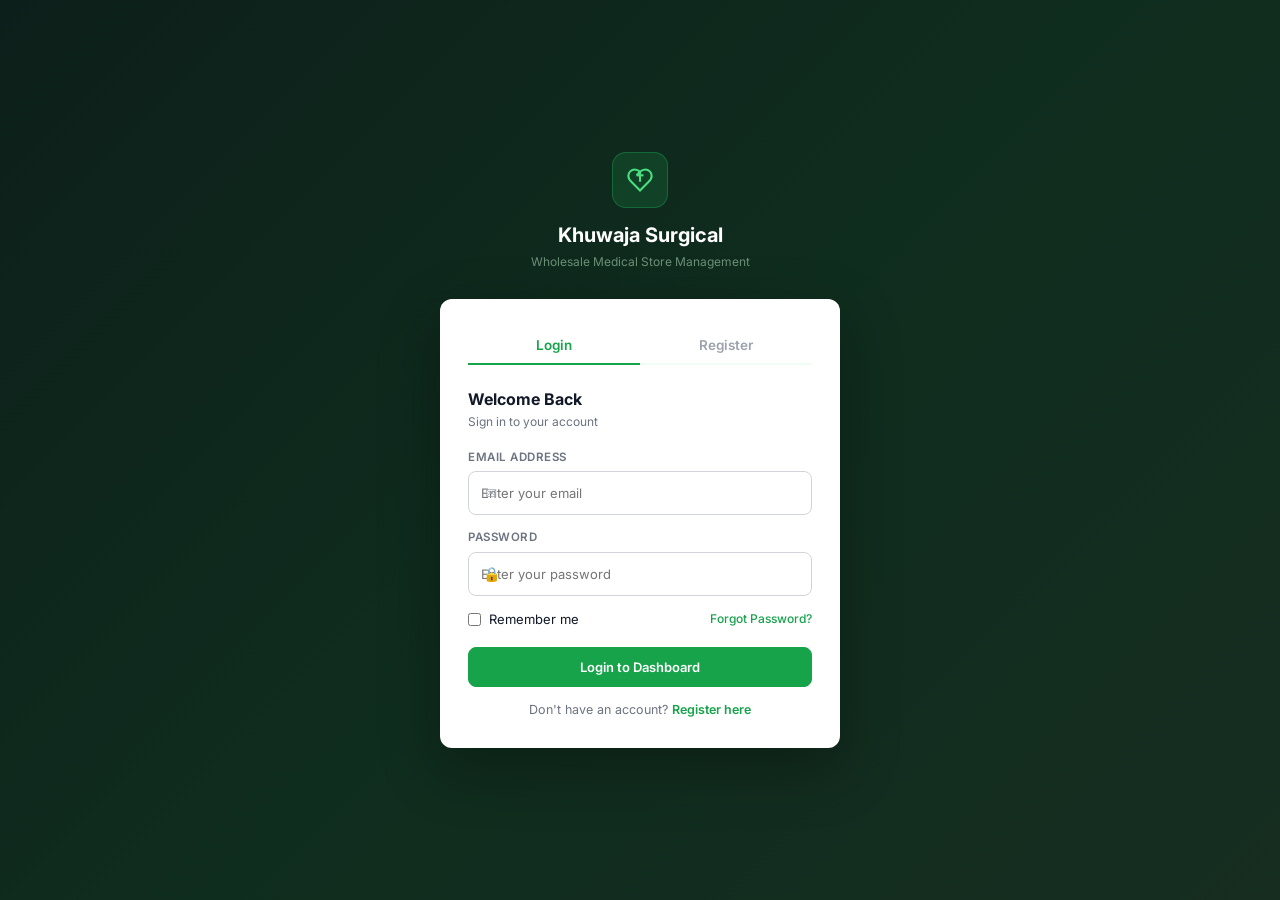
<file: login.html>
<!DOCTYPE html>
<html lang="en">
<head>
  <meta charset="UTF-8">
  <meta name="viewport" content="width=device-width, initial-scale=1.0">
  <title>Login - Khuwaja Surgical</title>
  <link rel="stylesheet" href="css/styles.css">
  <link rel="stylesheet" href="css/dark-mode.css" id="dark-mode-css" disabled>
</head>
<body class="login-page">
  <div class="login-wrapper">
    <div class="login-brand">
      <div class="brand-icon">
        <svg width="28" height="28" fill="none" stroke="#4ade80" stroke-width="1.8" viewBox="0 0 24 24"><path d="M19 14c1.49-1.46 3-3.21 3-5.5A5.5 5.5 0 0 0 16.5 3c-1.76 0-3 .5-4.5 2-1.5-1.5-2.74-2-4.5-2A5.5 5.5 0 0 0 2 8.5c0 2.3 1.5 4.05 3 5.5l7 7Z"/><path d="M12 5 9.04 7.96"/><path d="M12 5v8.5"/><path d="M15 8H9"/></svg>
      </div>
      <h1>Khuwaja Surgical</h1>
      <p>Wholesale Medical Store Management</p>
    </div>
    <div class="login-card">
      <div class="auth-tabs">
        <button class="tab-btn active" id="login-tab">Login</button>
        <button class="tab-btn" id="register-tab">Register</button>
      </div>
      <form class="auth-form" id="login-form" action="#" method="post">
        <h2 class="form-title">Welcome Back</h2>
        <p class="form-subtitle">Sign in to your account</p>
        <div class="form-group">
          <label for="login-email">Email Address</label>
          <div class="input-icon-wrap">
            <span class="input-icon">✉</span>
            <input type="email" id="login-email" name="email" placeholder="Enter your email" required>
          </div>
        </div>
        <div class="form-group">
          <label for="login-password">Password</label>
          <div class="input-icon-wrap">
            <span class="input-icon">🔒</span>
            <input type="password" id="login-password" name="password" placeholder="Enter your password" required>
          </div>
        </div>
        <div class="form-options">
          <label class="checkbox-label"><input type="checkbox" name="remember"> Remember me</label>
          <a href="#" class="forgot-link">Forgot Password?</a>
        </div>
        <button type="submit" class="btn btn-primary btn-full">Login to Dashboard</button>
        <p class="switch-auth">Don't have an account? <a href="#" id="go-register">Register here</a></p>
      </form>
      <form class="auth-form hidden" id="register-form" action="#" method="post">
        <h2 class="form-title">Create Account</h2>
        <p class="form-subtitle">Register a new user</p>
        <div class="form-group">
          <label for="reg-name">Full Name</label>
          <div class="input-icon-wrap">
            <span class="input-icon">👤</span>
            <input type="text" id="reg-name" name="name" placeholder="Your full name" required>
          </div>
        </div>
        <div class="form-group">
          <label for="reg-email">Email Address</label>
          <div class="input-icon-wrap">
            <span class="input-icon">✉</span>
            <input type="email" id="reg-email" name="email" placeholder="Your email address" required>
          </div>
        </div>
        <div class="form-group">
          <label for="reg-password">Password</label>
          <div class="input-icon-wrap">
            <span class="input-icon">🔒</span>
            <input type="password" id="reg-password" name="password" placeholder="Create a password" required>
          </div>
        </div>
        <div class="form-group">
          <label for="reg-confirm">Confirm Password</label>
          <div class="input-icon-wrap">
            <span class="input-icon">🔒</span>
            <input type="password" id="reg-confirm" name="confirm" placeholder="Confirm your password" required>
          </div>
        </div>
        <button type="submit" class="btn btn-primary btn-full">Create Account</button>
        <p class="switch-auth">Already have an account? <a href="#" id="go-login">Login here</a></p>
      </form>
    </div>
  </div>
  <script src="js/db.js"></script>
  <script src="js/helpers.js"></script>
  <script src="js/ui.js"></script>
  <script src="js/auth.js"></script>
  <script>if('serviceWorker'in navigator)navigator.serviceWorker.register('service-worker.js');</script>
</body>
</html>
</file>
<file: css/styles.css>
@import url('https://fonts.googleapis.com/css2?family=Inter:wght@300;400;500;600;700;800&display=swap');

:root {
  --sidebar-bg: #0d1f1a;
  --sidebar-hover: rgba(255,255,255,0.06);
  --sidebar-active-bg: #1a3a2e;
  --sidebar-active-border: #22c55e;
  --sidebar-text: #8ab09a;
  --sidebar-text-active: #ffffff;
  --sidebar-w: 220px;

  --accent: #16a34a;
  --accent-hover: #15803d;
  --accent-light: #f0fdf4;
  --accent-border: #bbf7d0;

  --bg: #f8fafc;
  --card: #ffffff;
  --border: #e8f5ec;
  --border-input: #d1d5db;

  --text: #111827;
  --text-2: #6b7280;
  --text-3: #9ca3af;

  --red: #ef4444;
  --red-bg: #fef2f2;
  --yellow: #f59e0b;
  --yellow-bg: #fffbeb;
  --blue: #3b82f6;
  --blue-bg: #eff6ff;
  --purple: #8b5cf6;
  --purple-bg: #f5f3ff;

  --shadow-sm: 0 1px 3px rgba(0,0,0,0.06);
  --shadow: 0 4px 16px rgba(0,0,0,0.06);
  --radius: 12px;
  --radius-sm: 8px;
  --header-h: 64px;
}

*, *::before, *::after { box-sizing: border-box; margin: 0; padding: 0; }
html { font-size: 14px; }
body { font-family: 'Inter', system-ui, sans-serif; background: var(--bg); color: var(--text); line-height: 1.5; -webkit-font-smoothing: antialiased; }
a { text-decoration: none; color: inherit; }
button { cursor: pointer; font-family: inherit; }
input, select, textarea { font-family: inherit; font-size: 13px; }

/* ── LOGIN ── */
.login-page {
  background: linear-gradient(135deg, #0d1f1a 0%, #0f2d1e 50%, #162d20 100%);
  min-height: 100vh;
  display: flex; align-items: center; justify-content: center; padding: 24px;
}
.login-wrapper { width: 100%; max-width: 400px; }
.login-brand { text-align: center; margin-bottom: 28px; }
.login-brand .brand-icon {
  width: 56px; height: 56px; border-radius: 14px;
  background: rgba(34,197,94,0.15); border: 1px solid rgba(34,197,94,0.3);
  display: flex; align-items: center; justify-content: center; margin: 0 auto 12px;
  font-size: 24px;
}
.login-brand h1 { font-size: 20px; font-weight: 700; color: #fff; }
.login-brand p { font-size: 12px; color: #6b8f75; margin-top: 3px; }
.login-card { background: #fff; border-radius: var(--radius); padding: 28px; box-shadow: 0 20px 60px rgba(0,0,0,0.3); }
.auth-tabs { display: flex; border-bottom: 2px solid #f0fdf4; margin-bottom: 22px; }
.tab-btn { flex: 1; padding: 10px; background: none; border: none; font-size: 13.5px; font-weight: 600; color: var(--text-3); border-bottom: 2px solid transparent; margin-bottom: -2px; transition: all .2s; }
.tab-btn.active { color: var(--accent); border-bottom-color: var(--accent); }
.tab-btn:hover { color: var(--accent); }
.form-title { font-size: 16px; font-weight: 700; margin-bottom: 2px; }
.form-subtitle { font-size: 12px; color: var(--text-2); margin-bottom: 18px; }
.auth-form { display: block; }
.auth-form.hidden { display: none; }
.input-icon-wrap {
  position: relative;
}

.input-icon {
  position: absolute;
  left: 14px;
  top: 50%;
  width: 18px;
  height: 18px;
  display: flex;
  align-items: center;
  justify-content: center;
  transform: translateY(-50%);
  font-size: 14px;
  line-height: 1;
  pointer-events: none;
  color: var(--text-3);
  z-index: 1;
}

.input-icon-wrap input {
  width: 100%;
  min-height: 44px;
  padding: 11px 14px 11px 44px;
  border: 1.5px solid var(--border-input);
  border-radius: var(--radius-sm);
  outline: none;
  transition: border-color .2s, box-shadow .2s, background-color .2s;
  font-size: 13px;
  line-height: 1.4;
}

.input-icon-wrap input:focus {
  border-color: var(--accent);
  box-shadow: 0 0 0 3px rgba(22,163,74,.1);
}
.form-options { display: flex; justify-content: space-between; align-items: center; margin: 10px 0 18px; }
.forgot-link { font-size: 12px; color: var(--accent); font-weight: 500; }
.switch-auth { text-align: center; margin-top: 14px; font-size: 12.5px; color: var(--text-2); }
.switch-auth a { color: var(--accent); font-weight: 600; }

/* ── SIDEBAR ── */
.sidebar {
  position: fixed; top: 0; left: 0; bottom: 0; width: var(--sidebar-w);
  background: var(--sidebar-bg); display: flex; flex-direction: column;
  z-index: 100; transition: transform .3s;
}
.sidebar-brand {
  display: flex; align-items: center; gap: 10px;
  padding: 18px 16px; border-bottom: 1px solid rgba(255,255,255,0.06);
}
.brand-icon-sm {
  width: 34px; height: 34px; background: rgba(34,197,94,0.15);
  border-radius: 9px; display: flex; align-items: center; justify-content: center;
  font-size: 18px; flex-shrink: 0;
}
.sidebar-brand span:last-child { font-size: 14px; font-weight: 700; color: #fff; line-height: 1.2; }
.sidebar-nav { flex: 1; padding: 10px 10px; overflow-y: auto; }
.nav-link {
  display: flex; align-items: center; gap: 10px;
  padding: 9px 12px; color: var(--sidebar-text); font-size: 13px; font-weight: 500;
  border-radius: var(--radius-sm); margin-bottom: 2px; transition: all .18s;
}
.nav-link:hover { background: var(--sidebar-hover); color: #fff; }
.nav-link.active { background: var(--sidebar-active-bg); color: var(--sidebar-text-active); font-weight: 600; }
.nav-link.active .nav-icon { color: #4ade80; }
.nav-icon { font-size: 16px; width: 20px; text-align: center; flex-shrink: 0; }
.sidebar-footer { border-top: 1px solid rgba(255,255,255,0.06); padding: 8px 10px; }
.logout-link:hover { background: rgba(239,68,68,0.12) !important; color: #f87171 !important; }

/* ── MAIN ── */
.main-wrapper { margin-left: var(--sidebar-w); min-height: 100vh; display: flex; flex-direction: column; transition: margin-left .3s; }
.top-header {
  position: sticky; top: 0; height: var(--header-h);
  background: var(--card); border-bottom: 1px solid var(--border);
  display: flex; align-items: center; padding: 0 24px; gap: 16px; z-index: 50;
}
.header-title { flex: 1; font-size: 20px; font-weight: 700; color: var(--text); letter-spacing: -.3px; }
.header-right { display: flex; align-items: center; gap: 10px; }
.menu-toggle { background: none; border: none; font-size: 20px; color: var(--text-2); display: none; padding: 4px; }
.dark-toggle { background: none; border: 1.5px solid var(--border); border-radius: var(--radius-sm); padding: 6px 10px; font-size: 15px; color: var(--text-2); transition: all .2s; }
.dark-toggle:hover { border-color: var(--accent); color: var(--accent); }
.user-badge {
  display: flex; align-items: center; gap: 8px;
  background: var(--accent); color: #fff; padding: 6px 14px; border-radius: 20px; font-size: 12.5px; font-weight: 600;
}

/* ── PAGE CONTENT ── */
.page-content { padding: 24px; flex: 1; }
.page-header { margin-bottom: 20px; }
.page-header h2 { font-size: 22px; font-weight: 700; letter-spacing: -.4px; }
.page-date { color: var(--text-2); font-size: 12.5px; margin-top: 2px; }

/* ── CARDS ── */
.cards-grid { display: grid; grid-template-columns: repeat(4,1fr); gap: 16px; margin-bottom: 20px; }
.summary-card {
  background: var(--card); border-radius: var(--radius); padding: 20px;
  display: flex; align-items: center; gap: 14px;
  border: 1px solid var(--border); box-shadow: var(--shadow-sm);
  transition: box-shadow .2s, transform .2s;
}
.summary-card:hover { box-shadow: var(--shadow); transform: translateY(-1px); }
.card-icon { width: 48px; height: 48px; border-radius: 12px; display: flex; align-items: center; justify-content: center; font-size: 20px; flex-shrink: 0; }
.card-blue   .card-icon { background: var(--blue-bg); }
.card-red    .card-icon { background: var(--red-bg); }
.card-green  .card-icon { background: var(--accent-light); }
.card-purple .card-icon { background: var(--purple-bg); }
.card-label { display: block; font-size: 11.5px; color: var(--text-2); margin-bottom: 3px; font-weight: 500; }
.card-value { display: block; font-size: 24px; font-weight: 800; color: var(--text); letter-spacing: -.5px; }

.quick-actions { display: flex; gap: 10px; flex-wrap: wrap; }
.quick-btn { display: inline-flex; align-items: center; gap: 7px; padding: 10px 18px; border-radius: var(--radius-sm); font-size: 13px; font-weight: 600; color: #fff; transition: all .18s; border: none; }
.quick-btn:hover { opacity: .88; transform: translateY(-1px); }
.qb-blue { background: var(--blue); }
.qb-green { background: var(--accent); }
.qb-purple { background: var(--purple); }

/* ── SECTIONS ── */
.section-block { background: var(--card); border-radius: var(--radius); padding: 20px; margin-bottom: 20px; box-shadow: var(--shadow-sm); border: 1px solid var(--border); }
.section-title { font-size: 14.5px; font-weight: 700; margin-bottom: 16px; color: var(--text); padding-bottom: 12px; border-bottom: 1px solid var(--border); letter-spacing: -.1px; }
.section-header-row { display: flex; align-items: center; justify-content: space-between; flex-wrap: wrap; gap: 10px; margin-bottom: 14px; }
.section-header-row .section-title { margin-bottom: 0; border-bottom: none; padding-bottom: 0; }

/* ── TABLE ── */
.table-wrap { overflow-x: auto; }
.data-table { width: 100%; border-collapse: collapse; font-size: 13px; }
.data-table th { background: #f9fafb; color: var(--text-2); padding: 10px 14px; text-align: left; font-weight: 600; font-size: 11.5px; text-transform: uppercase; letter-spacing: .5px; border-bottom: 1px solid var(--border); white-space: nowrap; }
.data-table td { padding: 12px 14px; border-bottom: 1px solid var(--border); color: var(--text); vertical-align: middle; }
.data-table tbody tr:hover { background: #f9fafb; }
.data-table tbody tr:last-child td { border-bottom: none; }

/* ── BADGES ── */
.badge { display: inline-block; padding: 3px 10px; border-radius: 20px; font-size: 11px; font-weight: 700; text-transform: uppercase; letter-spacing: .3px; }
.badge-green  { background: #dcfce7; color: #15803d; }
.badge-red    { background: #fee2e2; color: #b91c1c; }
.badge-yellow { background: #fef3c7; color: #b45309; }

/* ── FORMS ── */
.form-group { margin-bottom: 14px; }
.form-group label { display: block; font-size: 11.5px; font-weight: 600; color: var(--text-2); margin-bottom: 5px; text-transform: uppercase; letter-spacing: .5px; }
.form-group input, .form-group select, .form-group textarea { width: 100%; padding: 9px 12px; border: 1.5px solid var(--border-input); border-radius: var(--radius-sm); background: #fff; color: var(--text); outline: none; transition: border-color .2s, box-shadow .2s; font-size: 13px; }
.form-group input:focus, .form-group select:focus, .form-group textarea:focus { border-color: var(--accent); box-shadow: 0 0 0 3px rgba(22,163,74,.08); }
.form-group textarea { resize: vertical; }
.field-hint { display: block; font-size: 11px; color: var(--text-3); margin-top: 4px; }
.form-row { display: grid; grid-template-columns: repeat(auto-fit,minmax(180px,1fr)); gap: 14px; }
.form-group-sm { min-width: 100px; max-width: 140px; }
.form-group-btn { display: flex; flex-direction: column; }
.form-actions { display: flex; gap: 10px; flex-wrap: wrap; margin-top: 6px; }

/* ── BUTTONS ── */
.btn { display: inline-flex; align-items: center; gap: 6px; padding: 9px 18px; border-radius: var(--radius-sm); font-size: 13px; font-weight: 600; border: 1.5px solid transparent; transition: all .18s; white-space: nowrap; }
.btn-primary { background: var(--accent); color: #fff; border-color: var(--accent); }
.btn-primary:hover { background: var(--accent-hover); border-color: var(--accent-hover); box-shadow: 0 2px 8px rgba(22,163,74,.3); }
.btn-green { background: #15803d; color: #fff; border-color: #15803d; }
.btn-green:hover { background: #166534; }
.btn-outline { background: transparent; color: var(--text-2); border-color: var(--border-input); }
.btn-outline:hover { background: var(--accent-light); border-color: var(--accent); color: var(--accent); }
.btn-full { width: 100%; justify-content: center; padding: 11px; }
.btn-sm { padding: 6px 12px; font-size: 12px; }
.btn-icon { background: none; border: none; font-size: 15px; padding: 5px 7px; border-radius: var(--radius-sm); transition: background .18s; color: var(--text-2); }
.btn-icon:hover { background: var(--bg); }
.action-btns { white-space: nowrap; }

/* ── SEARCH ── */
.search-bar { display: flex; }
.search-input { padding: 8px 12px; border: 1.5px solid var(--border-input); border-radius: var(--radius-sm); background: #fff; color: var(--text); font-size: 13px; width: 240px; outline: none; transition: border-color .2s, box-shadow .2s; }
.search-input:focus { border-color: var(--accent); box-shadow: 0 0 0 3px rgba(22,163,74,.08); }

.item-form { padding: 4px 0; }

/* ── INVOICE ── */
.invoice-wrapper { background: var(--card); border: 1px solid var(--border); border-radius: var(--radius); padding: 28px; margin-bottom: 16px; box-shadow: var(--shadow-sm); }
.invoice-header { display: flex; justify-content: space-between; align-items: flex-start; flex-wrap: wrap; gap: 16px; margin-bottom: 22px; padding-bottom: 18px; border-bottom: 2px solid var(--border); }
.invoice-shop-name { font-size: 20px; font-weight: 800; color: var(--accent); letter-spacing: -.3px; }
.invoice-address { font-size: 12px; color: var(--text-2); margin-top: 5px; }
.invoice-meta { text-align: right; }
.meta-row { display: flex; justify-content: flex-end; gap: 8px; margin-bottom: 4px; font-size: 13px; }
.meta-label { color: var(--text-2); font-weight: 600; }
.meta-value { font-weight: 700; }
.invoice-parties { display: grid; grid-template-columns: 1fr 1fr; gap: 20px; margin-bottom: 20px; padding-bottom: 16px; border-bottom: 1px solid var(--border); }
.party-label { font-size: 11px; font-weight: 700; color: var(--text-2); text-transform: uppercase; letter-spacing: .7px; margin-bottom: 10px; }
.add-item-row { margin-bottom: 20px; padding-bottom: 16px; border-bottom: 1px solid var(--border); }
.item-add-form { display: flex; flex-wrap: wrap; gap: 12px; align-items: flex-end; }
.invoice-items { margin-bottom: 16px; }
.invoice-table { font-size: 13px; }
.invoice-totals { display: flex; justify-content: space-between; align-items: flex-start; flex-wrap: wrap; gap: 16px; margin-top: 16px; padding-top: 16px; border-top: 2px solid var(--border); }
.totals-left { min-width: 220px; }
.totals-right { min-width: 260px; }
.totals-table { width: 100%; font-size: 13px; }
.totals-table td { padding: 5px 8px; }
.totals-label { color: var(--text-2); font-weight: 600; text-align: right; width: 50%; }
.totals-value { text-align: right; font-weight: 600; }
.grand-total-row td { background: #f0fdf4; font-size: 15px; font-weight: 800; border-top: 1.5px solid var(--accent-border); border-bottom: 1.5px solid var(--accent-border); }
.grand-total-val { color: var(--accent); }
.balance-val { color: var(--blue); }
.discount-input { width: 90px; padding: 4px 8px; border: 1.5px solid var(--border-input); border-radius: var(--radius-sm); background: #fff; color: var(--text); }
.invoice-actions { display: flex; gap: 10px; flex-wrap: wrap; }
.print-only { display: none; }

/* ── BILLS ── */
.filter-bar { display: flex; gap: 10px; flex-wrap: wrap; margin-bottom: 14px; align-items: center; }
.filter-date { padding: 8px 10px; border: 1.5px solid var(--border-input); border-radius: var(--radius-sm); background: #fff; color: var(--text); font-size: 13px; outline: none; }
.bills-summary { display: flex; gap: 12px; margin-top: 14px; flex-wrap: wrap; }
.summary-pill { background: var(--accent-light); border: 1px solid var(--accent-border); border-radius: 20px; padding: 5px 14px; font-size: 12.5px; color: var(--text-2); }
.summary-pill strong { color: var(--accent); }

/* ── SETTINGS ── */
.settings-form { max-width: 900px; }
.checkbox-group { display: flex; flex-direction: column; gap: 8px; padding-top: 2px; }
.checkbox-label { display: flex; align-items: center; gap: 8px; font-size: 13px; color: var(--text); cursor: pointer; font-weight: normal; text-transform: none; letter-spacing: 0; }
.checkbox-label input[type="checkbox"] { width: auto; accent-color: var(--accent); }

/* ── PAGINATION ── */
.pagination { display: flex; gap: 6px; margin-top: 16px; flex-wrap: wrap; }
.page-btn { padding: 6px 12px; background: var(--card); border: 1.5px solid var(--border-input); border-radius: var(--radius-sm); font-size: 12.5px; color: var(--text-2); cursor: pointer; transition: all .18s; font-family: inherit; font-weight: 500; }
.page-btn:hover, .page-btn.active { background: var(--accent); color: #fff; border-color: var(--accent); }

.party-print-row { display: flex; justify-content: space-between; font-size: 12px; margin-bottom: 12px; padding-bottom: 10px; border-bottom: 1px dashed var(--border); }

/* ── TOTALS DETAILED ── */
.invoice-total-row td { color: var(--text); font-size: 13px; padding: 5px 8px; }
.invoice-subtotal-label, .invoice-tax-label, .invoice-discount-label { color: var(--text-2); font-weight: 600; text-align: right; }
.invoice-subtotal-value, .invoice-tax-value, .invoice-discount-value { font-weight: 600; text-align: right; }
.invoice-grand-total-row td { background: #f0fdf4; border-top: 2px solid var(--accent-border); border-bottom: 2px solid var(--accent-border); padding: 8px; }
.invoice-grand-label, .invoice-grand-value { color: var(--accent); font-size: 15px; font-weight: 800; text-align: right; }
.invoice-cash-label, .invoice-cash-value { color: var(--blue); font-weight: 700; text-align: right; }
.invoice-balance-label, .invoice-balance-value { font-weight: 700; text-align: right; }
.balance-positive { color: var(--accent); }
.balance-negative { color: var(--red); }

.btn-delete-item { background: none; border: 1.5px solid #fca5a5; color: var(--red); padding: 4px 10px; border-radius: 4px; font-size: 12px; font-weight: 600; cursor: pointer; transition: all .18s; }
.btn-delete-item:hover { background: var(--red); color: #fff; border-color: var(--red); }
.btn-edit-item { background: none; border: 1.5px solid #93c5fd; color: var(--blue); padding: 4px 10px; border-radius: 4px; font-size: 12px; font-weight: 600; cursor: pointer; transition: all .18s; margin-right: 4px; }
.btn-edit-item:hover { background: var(--blue); color: #fff; border-color: var(--blue); }

/* ── RESPONSIVE ── */
@media (max-width: 768px) {
  .sidebar { transform: translateX(-100%); }
  .sidebar.open { transform: translateX(0); }
  .main-wrapper { margin-left: 0; }
  .menu-toggle { display: block; }
  .cards-grid { grid-template-columns: repeat(2,1fr); }
  .invoice-parties { grid-template-columns: 1fr; }
  .invoice-totals { flex-direction: column; }
  .item-add-form { flex-direction: column; }
  .form-group-sm { max-width: 100%; }
  .login-card { padding: 22px 16px; }
  .page-content { padding: 16px; }
}
@media (max-width: 480px) {
  .cards-grid { grid-template-columns: 1fr; }
  .invoice-header { flex-direction: column; }
  .invoice-meta { text-align: left; }
}

/* ── DARK MODE ── */
.dark-mode-on .invoice-grand-total-row td { background: #052e16; border-color: #166534; }
.dark-mode-on .invoice-total-row td { color: #e2e8f0; }
.dark-mode-on .invoice-subtotal-label, .dark-mode-on .invoice-tax-label, .dark-mode-on .invoice-discount-label { color: #94a3b8; }
</file>
<file: css/dark-mode.css>
/* =====================================================
   css/dark-mode.css
   Khuwaja Surgical - Dark Mode Overrides
   Apply by toggling this stylesheet or adding
   class="dark" to <html>/<body>
   ===================================================== */

/* Override existing variables for dark mode compatibility */
:root {
  --bg-body: #0f172a;
  --bg-sidebar: #0a1628;
  --bg-header: #1e293b;
  --bg-card: #1e293b;
  --bg-input: #0f172a;
  --text-primary: #f1f5f9;
  --text-secondary: #94a3b8;
  --text-sidebar: #64748b;
  --border: #334155;
  --border-input: #475569;
  --shadow-card: 0 4px 16px rgba(0, 0, 0, 0.4);

  /* Extra aliases for redesigned components */
  --accent: #22c55e;
  --accent-hover: #16a34a;
  --accent-light: #052e16;
  --accent-border: #166534;
}

/* Base */
body {
  background: var(--bg-body);
  color: var(--text-primary);
}

/* Global text visibility fixes */
h1,
h2,
h3,
h4,
h5,
h6,
strong,
.header-title,
.page-header h2,
.form-title,
.section-title,
.card-value,
.meta-value,
.totals-value {
  color: #f1f5f9;
}

p,
span,
li,
td,
th,
label,
small,
.page-date,
.form-subtitle,
.card-label,
.field-hint,
.party-label,
.meta-label,
.invoice-address,
.switch-auth,
.totals-label {
  color: #cbd5e1;
}

/* Login page */
.login-page {
  background: linear-gradient(135deg, #020617 0%, #0f172a 60%, #0a1f15 100%);
}

.login-card {
  background: #1e293b;
  border: 1px solid #334155;
  box-shadow: 0 24px 64px rgba(0, 0, 0, 0.6);
}

.login-brand h1 {
  color: #f1f5f9;
}

.login-brand p {
  color: #64748b;
}

/* Auth tabs */
.auth-tabs {
  border-bottom-color: #334155;
}

.tab-btn {
  color: #64748b;
}

.tab-btn.active {
  color: #22c55e;
  border-bottom-color: #22c55e;
}

.tab-btn:hover {
  color: #22c55e;
}

/* Sidebar */
.sidebar {
  background: #0a1628;
  border-right-color: #1e293b;
}

.sidebar-brand {
  border-bottom-color: rgba(255, 255, 255, 0.07);
}

.sidebar-footer {
  border-top-color: rgba(255, 255, 255, 0.07);
}

.sidebar-brand span:last-child,
.nav-link:hover,
.nav-link.active {
  color: #ffffff;
}

.nav-link {
  color: #94a3b8;
}

.nav-link:hover {
  background: rgba(255, 255, 255, 0.06);
}

.nav-link.active {
  background: #1a3a2e;
}

/* Header */
.top-header {
  background: #1e293b;
  border-bottom-color: #334155;
}

.dark-toggle {
  border-color: #475569;
  color: #94a3b8;
  background: transparent;
}

.dark-toggle:hover {
  background: #0f172a;
  border-color: #22c55e;
  color: #22c55e;
}

.user-badge {
  background: #166534;
  color: #bbf7d0;
}

/* Cards */
.summary-card {
  background: #1e293b;
  border-color: #334155;
}

.summary-card:hover {
  box-shadow: 0 4px 16px rgba(0, 0, 0, 0.5);
}

.card-blue .card-icon {
  background: #0c1a3a;
}

.card-red .card-icon {
  background: #2d1515;
}

.card-green .card-icon {
  background: #052e16;
}

.card-purple .card-icon {
  background: #1e1040;
}

/* Section blocks */
.section-block {
  background: #1e293b;
  border-color: #334155;
}

.section-title {
  border-bottom-color: #334155;
}

.section-header-row .section-title {
  border-bottom: none;
}

/* Tables */
.data-table th {
  background: #0f172a;
  color: #64748b;
  border-bottom-color: #334155;
}

.data-table td {
  color: #cbd5e1;
  border-bottom-color: #334155;
}

.data-table tbody tr:hover {
  background: rgba(255, 255, 255, 0.04);
}

/* Badges */
.badge-green {
  background: #052e16;
  color: #86efac;
}

.badge-red {
  background: #2d1515;
  color: #fca5a5;
}

.badge-yellow {
  background: #2d2000;
  color: #fcd34d;
}

/* Forms & Inputs */
.form-group label {
  color: #94a3b8;
}

.form-group input,
.form-group select,
.form-group textarea,
.search-input,
.filter-date,
.discount-input {
  background: #0f172a;
  color: #f1f5f9;
  border-color: #475569;
}

.form-group input::placeholder,
.form-group textarea::placeholder,
.search-input::placeholder {
  color: #475569;
}

.form-group input:focus,
.form-group select:focus,
.form-group textarea:focus,
.search-input:focus,
.filter-date:focus {
  border-color: #22c55e;
  box-shadow: 0 0 0 3px rgba(34, 197, 94, 0.12);
}

.input-icon-wrap input {
  background: #0f172a;
  color: #f1f5f9;
  border-color: #475569;
  padding-left: 44px;
}

.input-icon-wrap input:focus {
  border-color: #22c55e;
  box-shadow: 0 0 0 3px rgba(34, 197, 94, 0.12);
}

.input-icon {
  color: #64748b;
  left: 14px;
  width: 18px;
  height: 18px;
  display: flex;
  align-items: center;
  justify-content: center;
  line-height: 1;
}

/* Buttons */
.btn-outline {
  color: #cbd5e1;
  border-color: #475569;
  background: transparent;
}

.btn-outline:hover {
  background: #0f172a;
  border-color: #22c55e;
  color: #22c55e;
}

.btn-icon {
  color: #94a3b8;
}

.btn-icon:hover {
  background: #0f172a;
  color: #f1f5f9;
}

/* Quick buttons */
.quick-btn {
  filter: brightness(0.92);
}

.quick-btn:hover {
  filter: brightness(1);
}

.qb-blue {
  background: #1d4ed8;
}

.qb-green {
  background: #16a34a;
}

.qb-purple {
  background: #7c3aed;
}

/* Invoice */
.invoice-wrapper {
  background: #1e293b;
  border-color: #334155;
}

.invoice-header {
  border-bottom-color: #334155;
}

.invoice-parties {
  border-bottom-color: #334155;
}

.add-item-row {
  border-bottom-color: #334155;
}

.invoice-totals {
  border-top-color: #334155;
}

.grand-total-row td,
.invoice-grand-total-row td {
  background: #0f172a;
  border-color: #334155;
}

.party-print-row {
  border-bottom-color: #475569;
}

.invoice-shop-name,
.invoice-grand-label,
.invoice-grand-value {
  color: #22c55e;
}

.invoice-total-row td,
.invoice-subtotal-value,
.invoice-tax-value,
.invoice-discount-value,
.totals-table td {
  color: #f1f5f9;
}

.invoice-subtotal-label,
.invoice-tax-label,
.invoice-discount-label,
.totals-label {
  color: #94a3b8;
}

.invoice-cash-label,
.invoice-cash-value {
  color: #60a5fa;
}

/* Bills / filters */
.summary-pill {
  background: #0f172a;
  border-color: #334155;
  color: #94a3b8;
}

.summary-pill strong {
  color: #22c55e;
}

.filter-bar input,
.filter-bar select {
  color: #f1f5f9;
}

/* Pagination */
.page-btn {
  background: #1e293b;
  border-color: #475569;
  color: #94a3b8;
}

.page-btn:hover,
.page-btn.active {
  background: #22c55e;
  color: #ffffff;
  border-color: #22c55e;
}

/* Auth helpers */
.auth-form .form-title {
  color: #f1f5f9;
}

.auth-form .form-subtitle {
  color: #94a3b8;
}

.switch-auth a,
.forgot-link {
  color: #22c55e;
}

.checkbox-label {
  color: #cbd5e1;
  font-weight: normal;
  text-transform: none;
  letter-spacing: 0;
}

/* Edit / Delete buttons */
.btn-edit-item {
  border-color: #1e40af;
  color: #60a5fa;
}

.btn-edit-item:hover {
  background: #1e40af;
  color: #ffffff;
  border-color: #1e40af;
}

.btn-delete-item {
  border-color: #7f1d1d;
  color: #fca5a5;
}

.btn-delete-item:hover {
  background: #7f1d1d;
  color: #ffffff;
  border-color: #7f1d1d;
}
</file>
